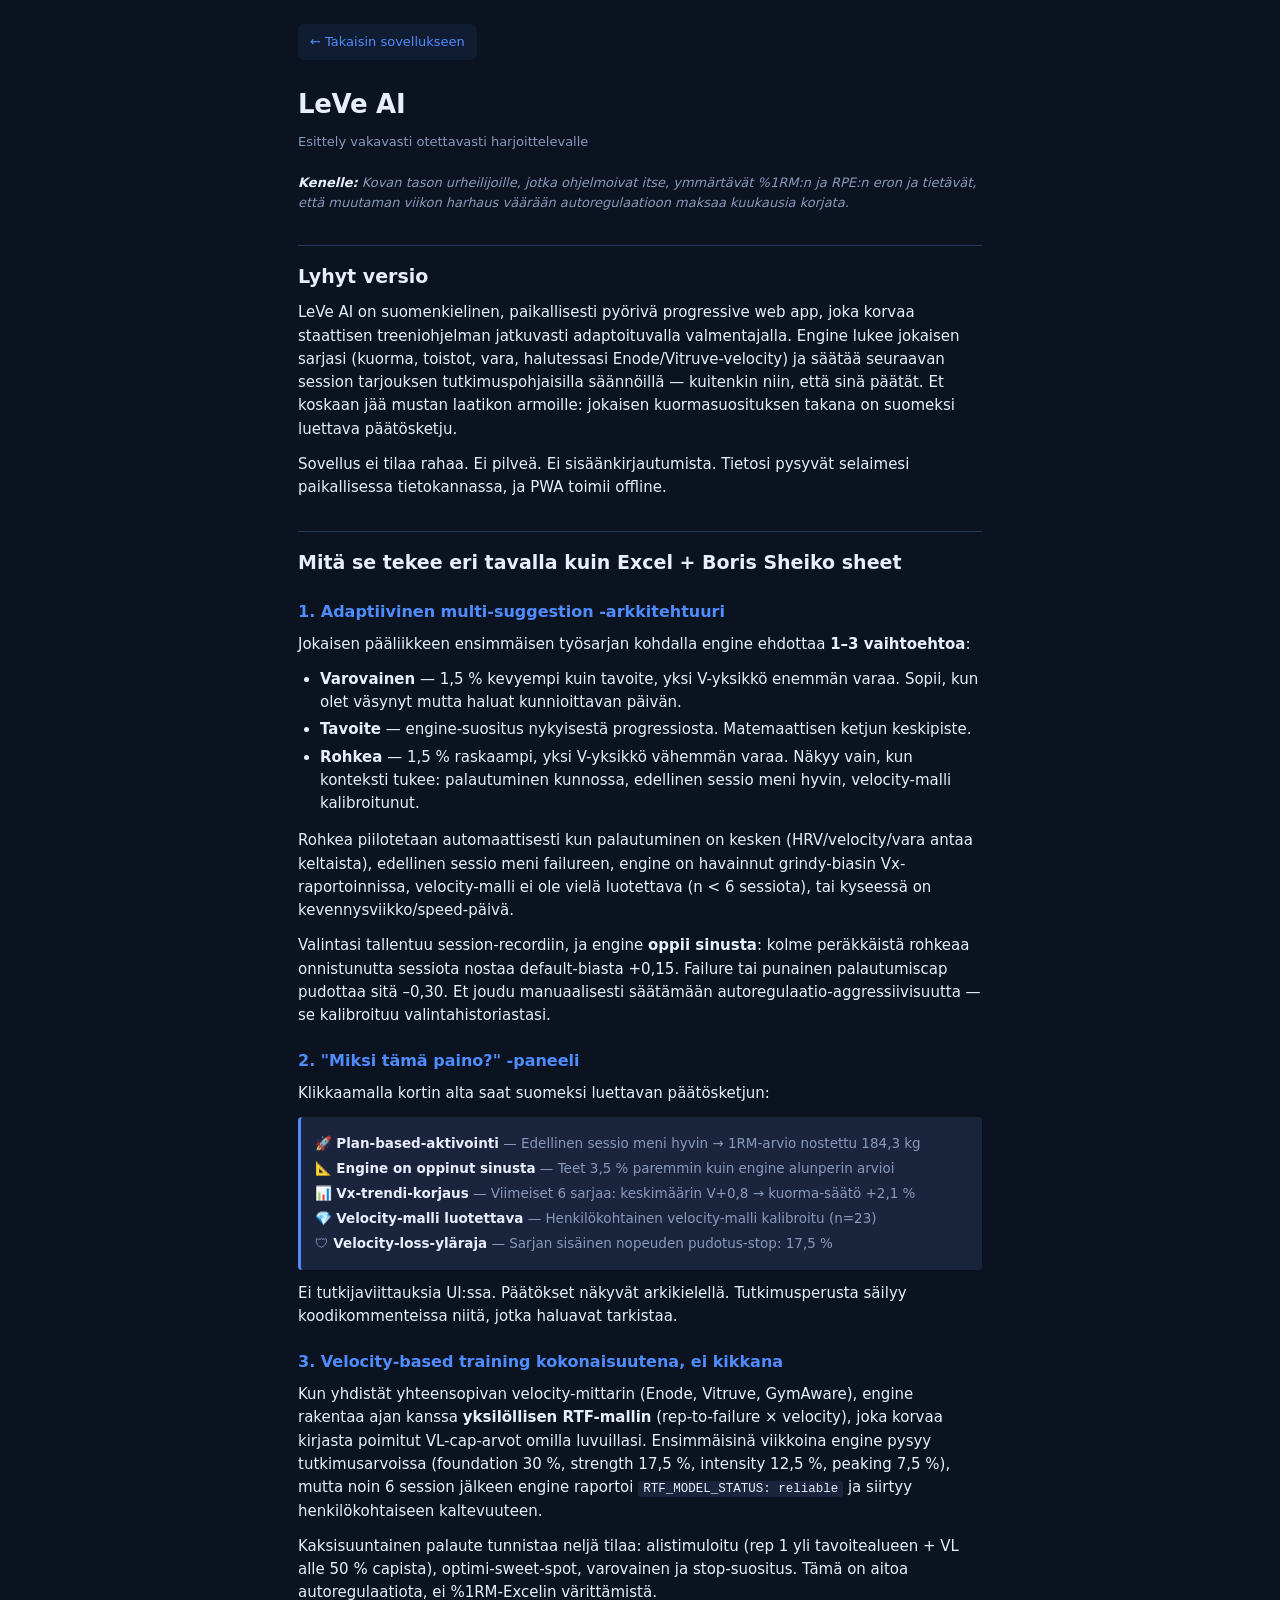
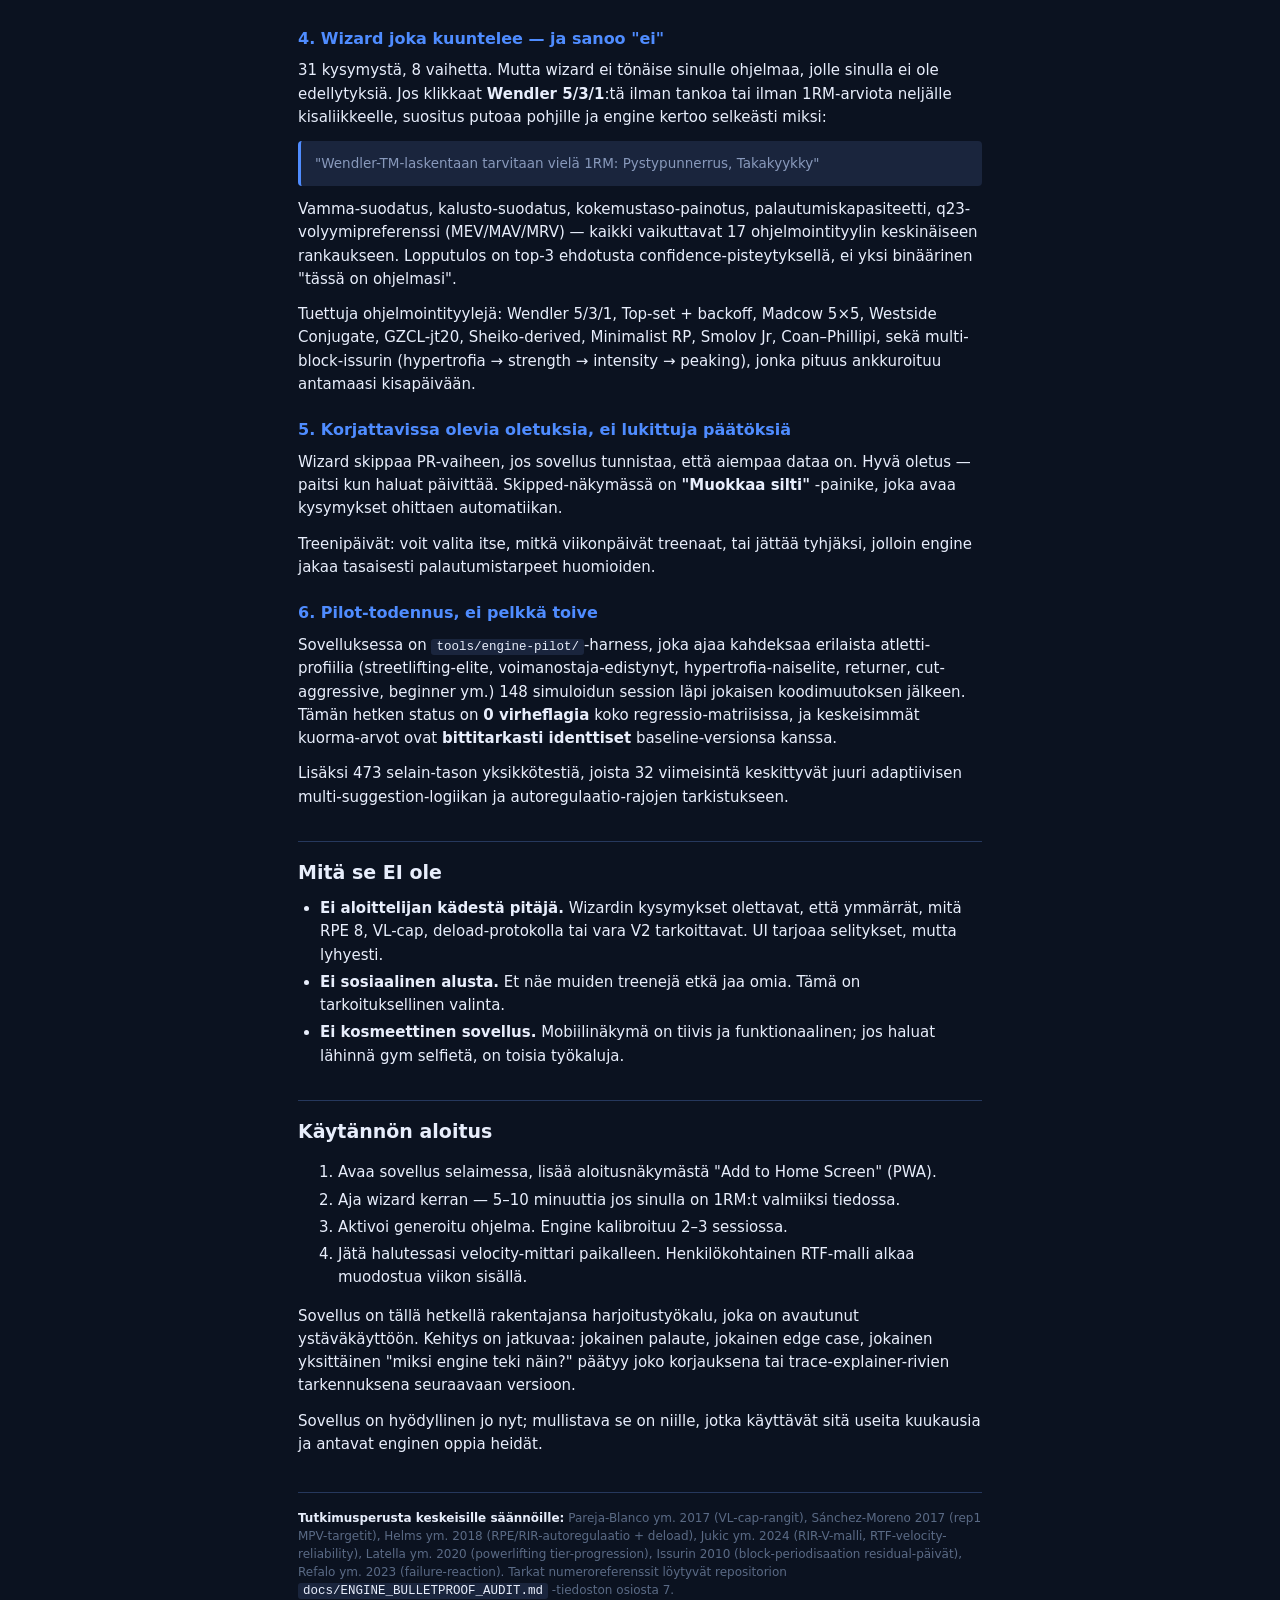
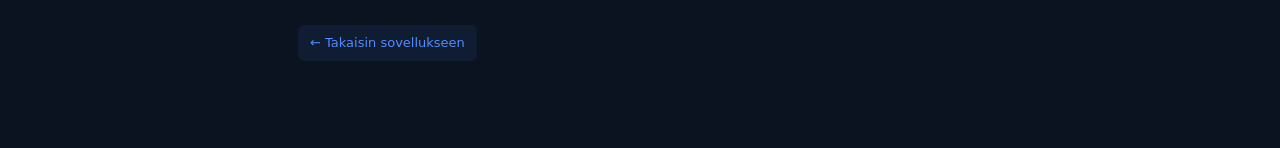
<file: esittely.html>
<!DOCTYPE html>
<html lang="fi">
<head>
<meta charset="UTF-8">
<meta name="viewport" content="width=device-width, initial-scale=1, viewport-fit=cover">
<meta name="theme-color" content="#0b1220">
<title>LeVe AI — esittely</title>
<style>
  :root {
    --bg: #0b1220;
    --card: #131c30;
    --card2: #1a253d;
    --text: #e8eefc;
    --muted: #8899bb;
    --dim: #5a6a85;
    --acc: #4f8cff;
    --ok: #22c55e;
    --border: #26385d;
  }
  * { box-sizing: border-box; }
  body {
    margin: 0;
    background: var(--bg);
    color: var(--text);
    font-family: -apple-system, BlinkMacSystemFont, "Segoe UI", system-ui, sans-serif;
    font-size: 15px;
    line-height: 1.55;
  }
  .container {
    max-width: 720px;
    margin: 0 auto;
    padding: 24px 18px 60px;
  }
  .nav-back {
    display: inline-block;
    color: var(--acc);
    text-decoration: none;
    font-size: 13px;
    margin-bottom: 16px;
    padding: 8px 12px;
    border-radius: 6px;
    background: rgba(79, 140, 255, 0.08);
  }
  .nav-back:hover { background: rgba(79, 140, 255, 0.15); }
  h1 {
    font-size: 26px;
    margin: 8px 0 6px;
    letter-spacing: -0.3px;
  }
  .subtitle {
    color: var(--muted);
    font-size: 13px;
    margin-bottom: 24px;
  }
  h2 {
    font-size: 19px;
    margin: 32px 0 10px;
    padding-top: 16px;
    border-top: 1px solid var(--border);
  }
  h3 {
    font-size: 16px;
    margin: 22px 0 6px;
    color: var(--acc);
  }
  p { margin: 8px 0 12px; }
  ul { margin: 8px 0 14px; padding-left: 22px; }
  li { margin: 4px 0; }
  strong { color: var(--text); font-weight: 600; }
  blockquote {
    margin: 12px 0;
    padding: 12px 14px;
    background: var(--card2);
    border-left: 3px solid var(--acc);
    border-radius: 4px;
    font-size: 13.5px;
    color: var(--muted);
  }
  blockquote p { margin: 4px 0; }
  blockquote strong { color: var(--text); }
  code {
    font-family: ui-monospace, SFMono-Regular, monospace;
    font-size: 12.5px;
    background: var(--card2);
    color: var(--text);
    padding: 1px 5px;
    border-radius: 3px;
  }
  .kicker {
    color: var(--muted);
    font-size: 13px;
    margin: -4px 0 18px;
    font-style: italic;
  }
  .footer {
    margin-top: 36px;
    padding-top: 16px;
    border-top: 1px solid var(--border);
    color: var(--dim);
    font-size: 12px;
    line-height: 1.5;
  }
  @media (max-width: 480px) {
    h1 { font-size: 22px; }
    h2 { font-size: 17px; }
    h3 { font-size: 15px; }
    body { font-size: 14px; }
  }
</style>
</head>
<body>
<div class="container">
<a href="./" class="nav-back">← Takaisin sovellukseen</a>

<h1>LeVe AI</h1>
<p class="subtitle">Esittely vakavasti otettavasti harjoittelevalle</p>

<p class="kicker"><strong>Kenelle:</strong> Kovan tason urheilijoille, jotka ohjelmoivat itse, ymmärtävät %1RM:n ja RPE:n eron ja tietävät, että muutaman viikon harhaus väärään autoregulaatioon maksaa kuukausia korjata.</p>

<h2>Lyhyt versio</h2>
<p>LeVe AI on suomenkielinen, paikallisesti pyörivä progressive web app, joka korvaa staattisen treeniohjelman jatkuvasti adaptoituvalla valmentajalla. Engine lukee jokaisen sarjasi (kuorma, toistot, vara, halutessasi Enode/Vitruve-velocity) ja säätää seuraavan session tarjouksen tutkimuspohjaisilla säännöillä — kuitenkin niin, että sinä päätät. Et koskaan jää mustan laatikon armoille: jokaisen kuormasuosituksen takana on suomeksi luettava päätösketju.</p>
<p>Sovellus ei tilaa rahaa. Ei pilveä. Ei sisäänkirjautumista. Tietosi pysyvät selaimesi paikallisessa tietokannassa, ja PWA toimii offline.</p>

<h2>Mitä se tekee eri tavalla kuin Excel + Boris Sheiko sheet</h2>

<h3>1. Adaptiivinen multi-suggestion -arkkitehtuuri</h3>
<p>Jokaisen pääliikkeen ensimmäisen työsarjan kohdalla engine ehdottaa <strong>1–3 vaihtoehtoa</strong>:</p>
<ul>
  <li><strong>Varovainen</strong> — 1,5 % kevyempi kuin tavoite, yksi V-yksikkö enemmän varaa. Sopii, kun olet väsynyt mutta haluat kunnioittavan päivän.</li>
  <li><strong>Tavoite</strong> — engine-suositus nykyisestä progressiosta. Matemaattisen ketjun keskipiste.</li>
  <li><strong>Rohkea</strong> — 1,5 % raskaampi, yksi V-yksikkö vähemmän varaa. Näkyy vain, kun konteksti tukee: palautuminen kunnossa, edellinen sessio meni hyvin, velocity-malli kalibroitunut.</li>
</ul>
<p>Rohkea piilotetaan automaattisesti kun palautuminen on kesken (HRV/velocity/vara antaa keltaista), edellinen sessio meni failureen, engine on havainnut grindy-biasin Vx-raportoinnissa, velocity-malli ei ole vielä luotettava (n &lt; 6 sessiota), tai kyseessä on kevennysviikko/speed-päivä.</p>
<p>Valintasi tallentuu session-recordiin, ja engine <strong>oppii sinusta</strong>: kolme peräkkäistä rohkeaa onnistunutta sessiota nostaa default-biasta +0,15. Failure tai punainen palautumiscap pudottaa sitä –0,30. Et joudu manuaalisesti säätämään autoregulaatio-aggressiivisuutta — se kalibroituu valintahistoriastasi.</p>

<h3>2. "Miksi tämä paino?" -paneeli</h3>
<p>Klikkaamalla kortin alta saat suomeksi luettavan päätösketjun:</p>
<blockquote>
  <p>🚀 <strong>Plan-based-aktivointi</strong> — Edellinen sessio meni hyvin → 1RM-arvio nostettu 184,3 kg</p>
  <p>📐 <strong>Engine on oppinut sinusta</strong> — Teet 3,5 % paremmin kuin engine alunperin arvioi</p>
  <p>📊 <strong>Vx-trendi-korjaus</strong> — Viimeiset 6 sarjaa: keskimäärin V+0,8 → kuorma-säätö +2,1 %</p>
  <p>💎 <strong>Velocity-malli luotettava</strong> — Henkilökohtainen velocity-malli kalibroitu (n=23)</p>
  <p>🛡 <strong>Velocity-loss-yläraja</strong> — Sarjan sisäinen nopeuden pudotus-stop: 17,5 %</p>
</blockquote>
<p>Ei tutkijaviittauksia UI:ssa. Päätökset näkyvät arkikielellä. Tutkimusperusta säilyy koodikommenteissa niitä, jotka haluavat tarkistaa.</p>

<h3>3. Velocity-based training kokonaisuutena, ei kikkana</h3>
<p>Kun yhdistät yhteensopivan velocity-mittarin (Enode, Vitruve, GymAware), engine rakentaa ajan kanssa <strong>yksilöllisen RTF-mallin</strong> (rep-to-failure × velocity), joka korvaa kirjasta poimitut VL-cap-arvot omilla luvuillasi. Ensimmäisinä viikkoina engine pysyy tutkimusarvoissa (foundation 30 %, strength 17,5 %, intensity 12,5 %, peaking 7,5 %), mutta noin 6 session jälkeen engine raportoi <code>RTF_MODEL_STATUS: reliable</code> ja siirtyy henkilökohtaiseen kaltevuuteen.</p>
<p>Kaksisuuntainen palaute tunnistaa neljä tilaa: alistimuloitu (rep 1 yli tavoitealueen + VL alle 50 % capista), optimi-sweet-spot, varovainen ja stop-suositus. Tämä on aitoa autoregulaatiota, ei %1RM-Excelin värittämistä.</p>

<h3>4. Wizard joka kuuntelee — ja sanoo "ei"</h3>
<p>31 kysymystä, 8 vaihetta. Mutta wizard ei tönäise sinulle ohjelmaa, jolle sinulla ei ole edellytyksiä. Jos klikkaat <strong>Wendler 5/3/1</strong>:tä ilman tankoa tai ilman 1RM-arviota neljälle kisaliikkeelle, suositus putoaa pohjille ja engine kertoo selkeästi miksi:</p>
<blockquote>"Wendler-TM-laskentaan tarvitaan vielä 1RM: Pystypunnerrus, Takakyykky"</blockquote>
<p>Vamma-suodatus, kalusto-suodatus, kokemustaso-painotus, palautumiskapasiteetti, q23-volyymipreferenssi (MEV/MAV/MRV) — kaikki vaikuttavat 17 ohjelmointityylin keskinäiseen rankaukseen. Lopputulos on top-3 ehdotusta confidence-pisteytyksellä, ei yksi binäärinen "tässä on ohjelmasi".</p>
<p>Tuettuja ohjelmointityylejä: Wendler 5/3/1, Top-set + backoff, Madcow 5×5, Westside Conjugate, GZCL-jt20, Sheiko-derived, Minimalist RP, Smolov Jr, Coan–Phillipi, sekä multi-block-issurin (hypertrofia → strength → intensity → peaking), jonka pituus ankkuroituu antamaasi kisapäivään.</p>

<h3>5. Korjattavissa olevia oletuksia, ei lukittuja päätöksiä</h3>
<p>Wizard skippaa PR-vaiheen, jos sovellus tunnistaa, että aiempaa dataa on. Hyvä oletus — paitsi kun haluat päivittää. Skipped-näkymässä on <strong>"Muokkaa silti"</strong> -painike, joka avaa kysymykset ohittaen automatiikan.</p>
<p>Treenipäivät: voit valita itse, mitkä viikonpäivät treenaat, tai jättää tyhjäksi, jolloin engine jakaa tasaisesti palautumistarpeet huomioiden.</p>

<h3>6. Pilot-todennus, ei pelkkä toive</h3>
<p>Sovelluksessa on <code>tools/engine-pilot/</code>-harness, joka ajaa kahdeksaa erilaista atletti-profiilia (streetlifting-elite, voimanostaja-edistynyt, hypertrofia-naiselite, returner, cut-aggressive, beginner ym.) 148 simuloidun session läpi jokaisen koodimuutoksen jälkeen. Tämän hetken status on <strong>0 virheflagia</strong> koko regressio-matriisissa, ja keskeisimmät kuorma-arvot ovat <strong>bittitarkasti identtiset</strong> baseline-versionsa kanssa.</p>
<p>Lisäksi 473 selain-tason yksikkötestiä, joista 32 viimeisintä keskittyvät juuri adaptiivisen multi-suggestion-logiikan ja autoregulaatio-rajojen tarkistukseen.</p>

<h2>Mitä se EI ole</h2>
<ul>
  <li><strong>Ei aloittelijan kädestä pitäjä.</strong> Wizardin kysymykset olettavat, että ymmärrät, mitä RPE 8, VL-cap, deload-protokolla tai vara V2 tarkoittavat. UI tarjoaa selitykset, mutta lyhyesti.</li>
  <li><strong>Ei sosiaalinen alusta.</strong> Et näe muiden treenejä etkä jaa omia. Tämä on tarkoituksellinen valinta.</li>
  <li><strong>Ei kosmeettinen sovellus.</strong> Mobiilinäkymä on tiivis ja funktionaalinen; jos haluat lähinnä gym selfietä, on toisia työkaluja.</li>
</ul>

<h2>Käytännön aloitus</h2>
<ol>
  <li>Avaa sovellus selaimessa, lisää aloitusnäkymästä "Add to Home Screen" (PWA).</li>
  <li>Aja wizard kerran — 5–10 minuuttia jos sinulla on 1RM:t valmiiksi tiedossa.</li>
  <li>Aktivoi generoitu ohjelma. Engine kalibroituu 2–3 sessiossa.</li>
  <li>Jätä halutessasi velocity-mittari paikalleen. Henkilökohtainen RTF-malli alkaa muodostua viikon sisällä.</li>
</ol>
<p>Sovellus on tällä hetkellä rakentajansa harjoitustyökalu, joka on avautunut ystäväkäyttöön. Kehitys on jatkuvaa: jokainen palaute, jokainen edge case, jokainen yksittäinen "miksi engine teki näin?" päätyy joko korjauksena tai trace-explainer-rivien tarkennuksena seuraavaan versioon.</p>
<p>Sovellus on hyödyllinen jo nyt; mullistava se on niille, jotka käyttävät sitä useita kuukausia ja antavat enginen oppia heidät.</p>

<div class="footer">
  <strong>Tutkimusperusta keskeisille säännöille:</strong> Pareja-Blanco ym. 2017 (VL-cap-rangit), Sánchez-Moreno 2017 (rep1 MPV-targetit), Helms ym. 2018 (RPE/RIR-autoregulaatio + deload), Jukic ym. 2024 (RIR-V-malli, RTF-velocity-reliability), Latella ym. 2020 (powerlifting tier-progression), Issurin 2010 (block-periodisaation residual-päivät), Refalo ym. 2023 (failure-reaction). Tarkat numeroreferenssit löytyvät repositorion <code>docs/ENGINE_BULLETPROOF_AUDIT.md</code> -tiedoston osiosta 7.
</div>

<p style="margin-top:24px"><a href="./" class="nav-back">← Takaisin sovellukseen</a></p>
</div>
</body>
</html>
</file>
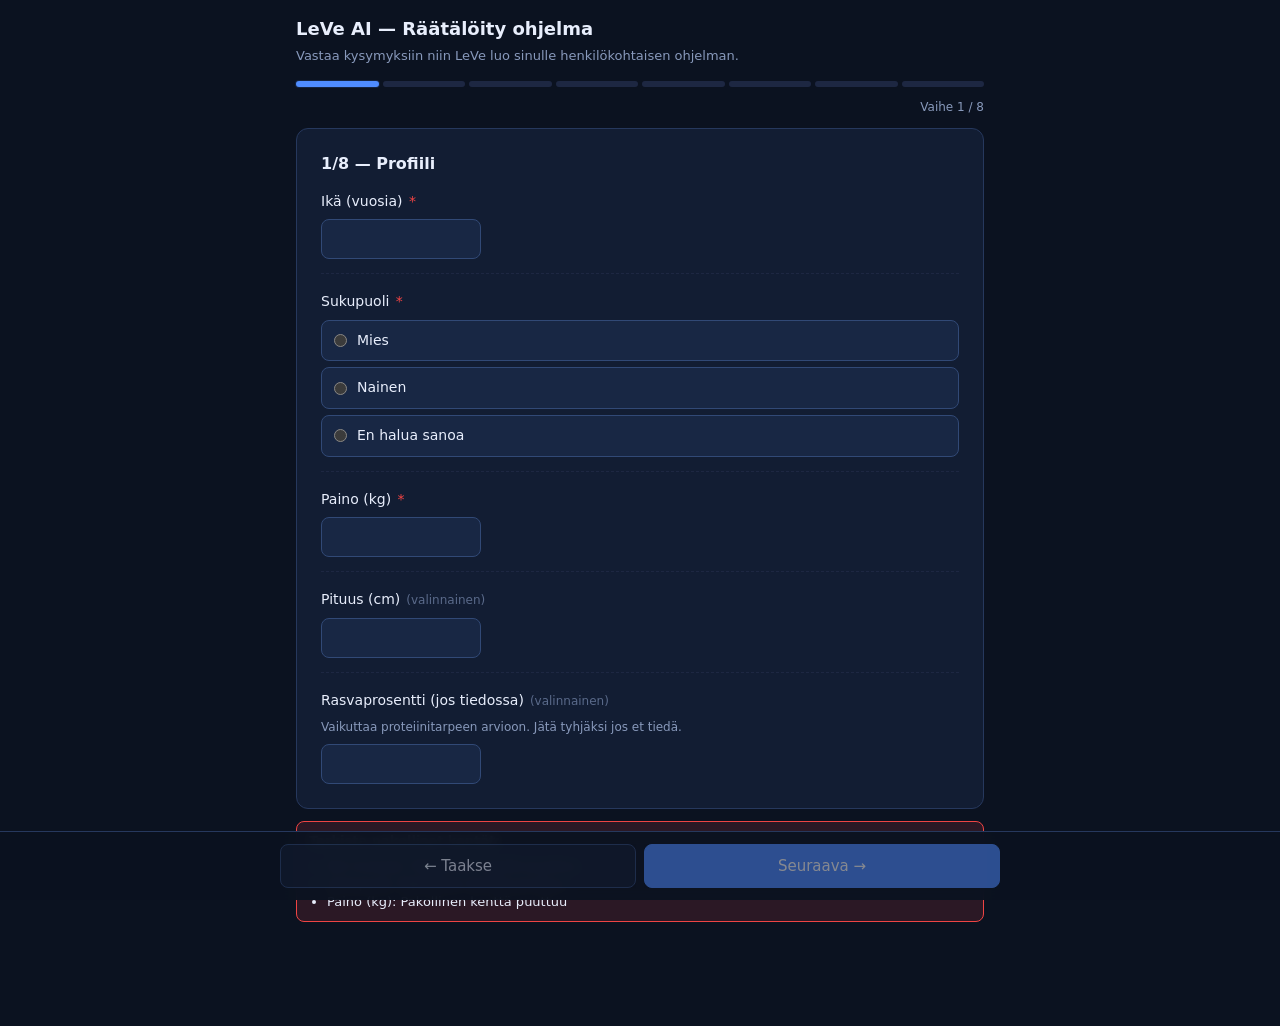
<file: wizard/wizard.html>
<!doctype html>
<html lang="fi">
<head>
  <meta charset="utf-8" />
  <meta name="viewport" content="width=device-width, initial-scale=1, viewport-fit=cover" />
  <meta name="theme-color" content="#0b1220" />
  <meta name="color-scheme" content="dark" />
  <title>LeVe AI — Räätälöity ohjelma</title>
  <link rel="stylesheet" href="./wizard-styles.css" />
</head>
<body>
  <div id="wizard-root" class="wiz-root" aria-live="polite">
    <!-- WizardController.init() renderöi sisällön tähän.
         Sisällön rakenne on määritelty wizard-core.js:n renderStep / renderProgressBar
         / renderNav -funktioissa. Mitään staattista sisältöä ei jätetä tänne, koska
         koko tila kuvataan WizardState:ssä ja renderöidään uudelleen jokaiseen
         vaiheenvaihtoon. -->
    <div class="wiz-loading">Ladataan…</div>
  </div>

  <script type="module">
    // Staattiset ES-importit — yksi moduuli-instanssi per tiedosto, mikä on
    // välttämätöntä jotta wizard-data.js:n module-level `_wizardDb` jaetaan
    // wizard-core.js:n kanssa. Dynaaminen cache-busterilla varustettu import
    // loi kaksi rinnakkaista wizard-data.js-instanssia (yksi versioidulla
    // URL:lla wizard.html:stä, toinen suhteellisella wizard-core.js:stä) —
    // tällöin save-operaatiot epäonnistuivat hiljaisesti _wizardDb=null:n takia.
    //
    // Kehityksessä cache-bypassi tehdään DevTools > Application > Clear Storage
    // -kautta tai unregistroimalla pää-sovelluksen SW (joka on ainoa cache jolla
    // wizard-tiedostot voivat säilyä).
    import * as schemaM from "./wizard-schema.js";
    import * as dataM from "./wizard-data.js";
    import * as coreM from "./wizard-core.js";
    // 1D: liikepankki + pää-app-tilan tunnistus
    import * as bankM from "./wizard-movement-bank.js";
    const { WIZARD_SCHEMA_VERSION } = schemaM;
    const { initWizardDB } = dataM;
    const { WizardController } = coreM;

    // SW-rekisteröinti on tietoisesti POIS Track B Vaihe 1B:stä.
    // Syy: pää-sw.js voi cachettaa wizard-alikansion tiedostoja epäjohdonmukaisesti
    // aktiivisen kehityksen aikana — pidämme SW-rekisteröinnin pois kunnes Vaihe 2
    // integroi wizardin pää-UI:hin ja oma SW-cache-strategia on määritelty.
    // 1A:n registerWizardSW() jää dormantiksi koukkuna tulevaa käyttöä varten.

    async function boot() {
      const root = document.getElementById("wizard-root");
      try {
        const db = await initWizardDB();
        if (!db) {
          root.innerHTML =
            '<div class="wiz-fatal">IndexedDB ei käytössä — wizard tarvitsee selaintallennuksen.</div>';
          return;
        }
        const controller = new WizardController({ container: root });
        await controller.init();
        // Diagnostiikkaa kehitysvaiheeseen: tämä on tarkoituksellisesti pelkkä log,
        // ei käyttäjälle näkyvä — wiz-versio + schema-versio konsoliin.
        console.log(`[wizard] valmis. schema=${WIZARD_SCHEMA_VERSION}, ui=Track-B-1D`);
        // Avaa selfTest selaimen konsolista: window.__wizardSelfTest()
        window.__wizardSelfTest = controller.runSelfTest.bind(controller);
        // Diagnostiikka: koko controller-instanssi + data-API + bank-API window:iin
        // jotta selfTest ja kehittäjäkonsoli näkevät reaaliaikaisen tilan.
        window.__wizard = { controller, dataApi: dataM, schema: schemaM, core: coreM, bank: bankM };
      } catch (e) {
        console.error("[wizard] boot failed:", e);
        root.innerHTML =
          `<div class="wiz-fatal">Käynnistys epäonnistui: ${String(e && e.message || e)}</div>`;
      }
    }

    if (document.readyState === "loading") {
      document.addEventListener("DOMContentLoaded", boot, { once: true });
    } else {
      boot();
    }
  </script>
</body>
</html>
</file>
<file: wizard/wizard-styles.css>
/* wizard-styles.css — Wizard 3.2 UI core (Track B Vaihe 1B + 1C)
 * LeVe AI v4.37+ — mobile-first, matchaa pää-sovelluksen tumman teeman
 *
 * 1C laajentaa: composite (sisäkkäiset kentät), injury-list / string-list
 * (dynaamiset rivit), boolean-radio (Kyllä/Ei), text/textarea-inputit,
 * smart-default-vihje, lisää/poista-painikkeet.
 *
 * Värimuuttujat kopioidaan index.html:stä jotta wizard toimii itsenäisenä
 * sivuna (ei riipu pää-sovelluksen CSS:stä). Pidetään samat tokenit, jotta
 * Vaihe 2:n pää-UI-integraatio sulauttaa wizardin saumattomasti pää-appiin.
 */

:root {
  --bg: #0b1220;
  --card: #121d33;
  --card2: #182744;
  --border: #26385d;
  --border2: #314976;
  --border-soft: #1d2742;
  --txt: #e8eefc;
  --muted: #8899bb;
  --dim: #5a6a8a;
  --acc: #4f8cff;
  --acc2: #3a6fd8;
  --acc-soft: rgba(79, 140, 255, 0.14);
  --ok: #22c55e;
  --ok-soft: rgba(34, 197, 94, 0.14);
  --warn: #f59e0b;
  --warn-soft: rgba(245, 158, 11, 0.14);
  --bad: #ef4444;
  --bad-soft: rgba(239, 68, 68, 0.14);
  --radius: 12px;
  --radius-sm: 8px;
  --font-stack: -apple-system, BlinkMacSystemFont, "Segoe UI", system-ui, Roboto, sans-serif;
}

* { box-sizing: border-box; }

html, body {
  margin: 0;
  padding: 0;
  background: var(--bg);
  color: var(--txt);
  font-family: var(--font-stack);
  font-size: 16px;
  line-height: 1.4;
  -webkit-font-smoothing: antialiased;
}

body {
  min-height: 100vh;
  /* Reservoi pohjasta nav-palkin verran (sticky alaosa mobiilissa) */
  padding-bottom: 88px;
}

/* ── Juurikontti ───────────────────────────────────────────────────── */

.wiz-root {
  max-width: 720px;
  margin: 0 auto;
  padding: 16px;
}

.wiz-loading,
.wiz-fatal {
  padding: 24px;
  border-radius: var(--radius);
  background: var(--card);
  border: 1px solid var(--border);
  margin-top: 24px;
  text-align: center;
  color: var(--muted);
}
.wiz-fatal {
  border-color: var(--bad);
  background: var(--bad-soft);
  color: var(--txt);
}

/* ── Yläosa: title + progress ─────────────────────────────────────── */

.wiz-header {
  margin-bottom: 16px;
}
.wiz-header h1 {
  font-size: 18px;
  font-weight: 600;
  margin: 0 0 6px 0;
  color: var(--txt);
}
.wiz-header .wiz-subtitle {
  font-size: 13px;
  color: var(--muted);
  margin: 0;
}

.wiz-progress {
  display: flex;
  gap: 4px;
  margin: 12px 0 20px 0;
  padding: 0;
  list-style: none;
}
.wiz-progress-seg {
  flex: 1;
  height: 6px;
  border-radius: 3px;
  background: var(--border-soft);
  transition: background-color 0.2s ease;
}
.wiz-progress-seg.is-done {
  background: var(--acc);
}
.wiz-progress-seg.is-current {
  background: var(--acc);
  box-shadow: 0 0 0 1px var(--acc-soft);
}

.wiz-progress-label {
  font-size: 12px;
  color: var(--muted);
  text-align: right;
  margin-top: -8px;
  margin-bottom: 12px;
}

/* ── Vaihe-kortti ─────────────────────────────────────────────────── */

.wiz-step {
  background: var(--card);
  border: 1px solid var(--border);
  border-radius: var(--radius);
  padding: 18px;
}
.wiz-step h2 {
  font-size: 16px;
  font-weight: 600;
  margin: 0 0 16px 0;
  color: var(--txt);
}

/* ── Kysymys-rivit ────────────────────────────────────────────────── */

.wiz-question {
  margin-bottom: 18px;
  padding-bottom: 14px;
  border-bottom: 1px dashed var(--border-soft);
}
.wiz-question:last-child {
  border-bottom: none;
  padding-bottom: 0;
  margin-bottom: 0;
}

.wiz-question-label {
  display: block;
  font-size: 14px;
  font-weight: 500;
  margin-bottom: 8px;
  color: var(--txt);
}
.wiz-question-label .wiz-required {
  color: var(--bad);
  margin-left: 2px;
}
.wiz-question-label .wiz-optional {
  color: var(--dim);
  font-weight: 400;
  font-size: 12px;
  margin-left: 6px;
}

.wiz-helper {
  font-size: 12px;
  color: var(--muted);
  margin-bottom: 8px;
  line-height: 1.5;
}

/* ── Input: number ────────────────────────────────────────────────── */

.wiz-input--number {
  width: 100%;
  max-width: 160px;
  padding: 10px 12px;
  font-size: 16px;
  color: var(--txt);
  background: var(--card2);
  border: 1px solid var(--border2);
  border-radius: var(--radius-sm);
  outline: none;
  transition: border-color 0.15s ease;
}
.wiz-input--number:focus {
  border-color: var(--acc);
  box-shadow: 0 0 0 2px var(--acc-soft);
}
.wiz-input--number.has-error {
  border-color: var(--bad);
}

/* ── Input: radio ─────────────────────────────────────────────────── */

.wiz-radio-group {
  display: flex;
  flex-direction: column;
  gap: 6px;
}
.wiz-radio-option {
  display: flex;
  align-items: center;
  gap: 10px;
  padding: 10px 12px;
  background: var(--card2);
  border: 1px solid var(--border2);
  border-radius: var(--radius-sm);
  cursor: pointer;
  transition: border-color 0.15s ease, background-color 0.15s ease;
}
.wiz-radio-option:hover {
  border-color: var(--acc);
}
.wiz-radio-option.is-selected {
  border-color: var(--acc);
  background: var(--acc-soft);
}
.wiz-radio-option input[type="radio"] {
  margin: 0;
  accent-color: var(--acc);
}
.wiz-radio-option .wiz-radio-label {
  flex: 1;
  font-size: 14px;
  color: var(--txt);
}

/* ── Input: checkboxes ────────────────────────────────────────────── */

.wiz-checkbox-group {
  display: flex;
  flex-direction: column;
  gap: 6px;
}
.wiz-checkbox-option {
  display: flex;
  align-items: center;
  gap: 10px;
  padding: 10px 12px;
  background: var(--card2);
  border: 1px solid var(--border2);
  border-radius: var(--radius-sm);
  cursor: pointer;
  transition: border-color 0.15s ease, background-color 0.15s ease;
}
.wiz-checkbox-option:hover {
  border-color: var(--acc);
}
.wiz-checkbox-option.is-selected {
  border-color: var(--acc);
  background: var(--acc-soft);
}
.wiz-checkbox-option input[type="checkbox"] {
  margin: 0;
  accent-color: var(--acc);
}
.wiz-checkbox-option .wiz-checkbox-label {
  flex: 1;
  font-size: 14px;
  color: var(--txt);
}

/* ── Input: text + textarea (Vaihe 1C) ────────────────────────────── */

.wiz-input--text {
  width: 100%;
  padding: 10px 12px;
  font-size: 15px;
  color: var(--txt);
  background: var(--card2);
  border: 1px solid var(--border2);
  border-radius: var(--radius-sm);
  outline: none;
  transition: border-color 0.15s ease;
  font-family: var(--font-stack);
}
.wiz-input--text:focus {
  border-color: var(--acc);
  box-shadow: 0 0 0 2px var(--acc-soft);
}

.wiz-input--textarea {
  width: 100%;
  padding: 10px 12px;
  font-size: 14px;
  color: var(--txt);
  background: var(--card2);
  border: 1px solid var(--border2);
  border-radius: var(--radius-sm);
  outline: none;
  transition: border-color 0.15s ease;
  font-family: var(--font-stack);
  resize: vertical;
  min-height: 44px;
}
.wiz-input--textarea:focus {
  border-color: var(--acc);
  box-shadow: 0 0 0 2px var(--acc-soft);
}

/* ── Composite-komponentti (Vaihe 1C) ─────────────────────────────── */

.wiz-composite {
  display: flex;
  flex-direction: column;
  gap: 12px;
}
.wiz-composite-row {
  display: flex;
  flex-direction: column;
  gap: 6px;
}
.wiz-composite-label {
  font-size: 13px;
  color: var(--muted);
  font-weight: 500;
}
.wiz-composite-input {
  max-width: 200px;
}
.wiz-composite-error {
  font-size: 12px;
  color: var(--bad);
  padding: 4px 0 0 0;
}

/* ── Boolean-radio (Kyllä/Ei) Vaihe 1C ────────────────────────────── */

.wiz-bool-group {
  display: flex;
  gap: 6px;
}
.wiz-bool-option {
  flex: 0 0 auto;
  display: flex;
  align-items: center;
  gap: 8px;
  padding: 8px 14px;
  background: var(--card2);
  border: 1px solid var(--border2);
  border-radius: var(--radius-sm);
  cursor: pointer;
  transition: border-color 0.15s ease, background-color 0.15s ease;
}
.wiz-bool-option:hover {
  border-color: var(--acc);
}
.wiz-bool-option.is-selected {
  border-color: var(--acc);
  background: var(--acc-soft);
}
.wiz-bool-option input[type="radio"] {
  margin: 0;
  accent-color: var(--acc);
}
.wiz-bool-label {
  font-size: 14px;
  color: var(--txt);
}

/* ── Lista-komponentit (injury-list, string-list) Vaihe 1C ────────── */

.wiz-injury-list,
.wiz-string-list {
  display: flex;
  flex-direction: column;
  gap: 8px;
}
.wiz-list-empty {
  font-size: 13px;
  color: var(--dim);
  font-style: italic;
  padding: 6px 0;
}
.wiz-list-row {
  display: flex;
  flex-direction: column;
  gap: 8px;
  padding: 12px;
  background: var(--card2);
  border: 1px solid var(--border2);
  border-radius: var(--radius-sm);
}
.wiz-list-row-head {
  display: flex;
  justify-content: space-between;
  align-items: center;
}
.wiz-list-row-head strong {
  font-size: 13px;
  color: var(--txt);
}
.wiz-list-field-label {
  font-size: 12px;
  color: var(--muted);
  margin-top: 4px;
}

/* String-list-rivi: yksinkertaisempi, vain tekstirivi + Poista */
.wiz-string-row {
  flex-direction: row;
  align-items: center;
  gap: 8px;
  padding: 6px 8px;
}
.wiz-string-input {
  flex: 1;
}

.wiz-add-btn {
  align-self: flex-start;
  padding: 8px 14px;
  font-size: 13px;
  font-weight: 500;
  color: var(--acc);
  background: transparent;
  border: 1px dashed var(--acc);
  border-radius: var(--radius-sm);
  cursor: pointer;
  font-family: var(--font-stack);
  transition: background-color 0.15s ease;
}
.wiz-add-btn:hover {
  background: var(--acc-soft);
}

.wiz-remove-btn {
  padding: 4px 10px;
  font-size: 12px;
  color: var(--bad);
  background: transparent;
  border: 1px solid var(--border2);
  border-radius: var(--radius-sm);
  cursor: pointer;
  font-family: var(--font-stack);
  transition: border-color 0.15s ease, background-color 0.15s ease;
}
.wiz-remove-btn:hover {
  border-color: var(--bad);
  background: var(--bad-soft);
}

/* ── Smart-default-vihje (Vaihe 1C) ───────────────────────────────── */

.wiz-smart-default-hint {
  font-size: 11px;
  color: var(--dim);
  font-style: italic;
  margin-top: -4px;
  margin-bottom: 6px;
  padding: 3px 8px;
  background: var(--acc-soft);
  border-left: 2px solid var(--acc);
  border-radius: 3px;
  display: inline-block;
}

/* ── Tuntematon kysymystyyppi (fallback, ei tyypillinen) ──────────── */

.wiz-unknown-type {
  padding: 10px;
  background: var(--bad-soft);
  border: 1px solid var(--bad);
  border-radius: var(--radius-sm);
  font-size: 13px;
  color: var(--txt);
}

/* ── Virheviestit ─────────────────────────────────────────────────── */

.wiz-error {
  margin-top: 6px;
  padding: 6px 10px;
  background: var(--bad-soft);
  border-left: 3px solid var(--bad);
  border-radius: 4px;
  font-size: 12px;
  color: var(--txt);
}

.wiz-step-error-summary {
  margin: 12px 0 0 0;
  padding: 10px 12px;
  background: var(--bad-soft);
  border: 1px solid var(--bad);
  border-radius: var(--radius-sm);
  font-size: 13px;
  color: var(--txt);
}
.wiz-step-error-summary ul {
  margin: 6px 0 0 18px;
  padding: 0;
}

/* ── Navigaatio (sticky alaosa) ───────────────────────────────────── */

.wiz-nav {
  position: fixed;
  left: 0;
  right: 0;
  bottom: 0;
  display: flex;
  gap: 8px;
  padding: 12px 16px;
  background: rgba(11, 18, 32, 0.95);
  border-top: 1px solid var(--border);
  backdrop-filter: blur(6px);
  -webkit-backdrop-filter: blur(6px);
  z-index: 10;
}
.wiz-nav-inner {
  max-width: 720px;
  width: 100%;
  margin: 0 auto;
  display: flex;
  gap: 8px;
}

.wiz-btn {
  flex: 1;
  padding: 12px 16px;
  font-size: 15px;
  font-weight: 500;
  font-family: var(--font-stack);
  background: var(--card);
  color: var(--txt);
  border: 1px solid var(--border2);
  border-radius: var(--radius-sm);
  cursor: pointer;
  transition: background-color 0.15s ease, border-color 0.15s ease;
}
.wiz-btn:hover:not(:disabled) {
  border-color: var(--acc);
}
.wiz-btn:disabled {
  opacity: 0.5;
  cursor: not-allowed;
}
.wiz-btn--primary {
  background: var(--acc);
  border-color: var(--acc);
  color: #fff;
}
.wiz-btn--primary:hover:not(:disabled) {
  background: var(--acc2);
  border-color: var(--acc2);
}

/* ── Valmis-näkymä ────────────────────────────────────────────────── */

.wiz-done {
  text-align: center;
  padding: 32px 16px;
}
.wiz-done h2 {
  font-size: 20px;
  margin: 0 0 12px 0;
  color: var(--ok);
}
.wiz-done p {
  color: var(--muted);
  margin: 8px 0;
  font-size: 14px;
}
.wiz-done-summary {
  margin-top: 16px;
  padding: 12px;
  background: var(--card2);
  border: 1px solid var(--border);
  border-radius: var(--radius-sm);
  text-align: left;
  font-size: 13px;
  color: var(--muted);
}

/* ── 1D: date-komponentti (q27) ──────────────────────────────────── */

.wiz-date-wrap {
  display: flex;
  flex-direction: column;
  gap: 6px;
}
.wiz-input--date {
  width: 100%;
  padding: 12px 14px;
  border: 1px solid var(--border);
  background: var(--card2);
  color: var(--txt);
  border-radius: var(--radius-sm);
  font-family: var(--font-stack);
  font-size: 15px;
  /* Selaimen native date picker — iOS/Android näyttää natiivin valitsimen */
  color-scheme: dark;
}
.wiz-input--date:focus {
  outline: none;
  border-color: var(--acc);
  box-shadow: 0 0 0 2px var(--acc-soft);
}
.wiz-date-error {
  color: var(--bad);
  font-size: 13px;
  padding: 6px 10px;
  background: var(--bad-soft);
  border-radius: var(--radius-sm);
  border-left: 3px solid var(--bad);
}

/* ── 1D: pr-list -komponentti (q26) ──────────────────────────────── */

.wiz-pr-list {
  display: flex;
  flex-direction: column;
  gap: 12px;
}
.wiz-pr-source-info {
  font-size: 12px;
  color: var(--muted);
  padding: 8px 12px;
  background: var(--card2);
  border-radius: var(--radius-sm);
  border-left: 3px solid var(--acc);
}
.wiz-pr-source-fallback {
  border-left-color: var(--warn);
  color: var(--txt);
}
.wiz-pr-row {
  display: flex;
  flex-direction: column;
  gap: 8px;
  padding: 14px;
  background: var(--card2);
  border: 1px solid var(--border);
  border-radius: var(--radius);
}
.wiz-pr-row .wiz-list-row-head {
  display: flex;
  justify-content: space-between;
  align-items: center;
  margin-bottom: 4px;
}
.wiz-pr-row .wiz-list-row-head strong {
  color: var(--acc);
  font-size: 14px;
  font-weight: 600;
}
.wiz-pr-row-error {
  color: var(--warn);
  font-size: 12px;
  padding: 6px 10px;
  background: var(--warn-soft);
  border-radius: var(--radius-sm);
  border-left: 3px solid var(--warn);
  margin-top: 6px;
}
.wiz-pr-row-error[style*="none"] {
  display: none !important;
}

/* Liike-pudotusvalikko (optgroup-ryhmittely) */
.wiz-movement-picker {
  width: 100%;
  padding: 12px 14px;
  border: 1px solid var(--border);
  background: var(--card);
  color: var(--txt);
  border-radius: var(--radius-sm);
  font-family: var(--font-stack);
  font-size: 15px;
  color-scheme: dark;
  /* Mobiilissa native picker kun käyttäjä tap:aa */
  appearance: auto;
}
.wiz-movement-picker:focus {
  outline: none;
  border-color: var(--acc);
  box-shadow: 0 0 0 2px var(--acc-soft);
}
.wiz-movement-picker optgroup {
  font-weight: 600;
  color: var(--muted);
  background: var(--bg);
}

/* loadType-radio (kompaktit napit) */
.wiz-load-type-radio {
  display: flex;
  flex-direction: column;
  gap: 6px;
}
.wiz-load-type-radio .wiz-radio-option {
  font-size: 14px;
  padding: 10px 12px;
}

/* ── 1D: Skipped-vaihe ─────────────────────────────────────────────── */

.wiz-step-skipped {
  padding: 16px 18px;
  background: var(--ok-soft);
  border: 1px solid var(--ok);
  border-radius: var(--radius);
  color: var(--txt);
  font-size: 14px;
  line-height: 1.5;
}

/* ── 1D: Progress-bar skipped-segmentti ─────────────────────────── */

.wiz-progress-seg.is-skipped {
  /* Värimerkkaus kertoo että vaihe on ohitettu mutta ei piilota
     sitä kokonaan — käyttäjä näkee silti vaiherakenteen. */
  background: linear-gradient(90deg, var(--card) 0%, var(--card2) 100%);
  border: 1px dashed var(--dim);
  opacity: 0.5;
}

/* ── Mobiili-säädöt ───────────────────────────────────────────────── */

@media (max-width: 480px) {
  .wiz-root { padding: 12px; }
  .wiz-step { padding: 14px; }
  .wiz-header h1 { font-size: 17px; }
  .wiz-btn { padding: 11px 14px; font-size: 14px; }
  .wiz-pr-row { padding: 12px; }
  .wiz-movement-picker { padding: 11px 12px; font-size: 14px; }
  .wiz-input--date { padding: 11px 12px; font-size: 14px; }
}

/* ── Suuremmat näytöt: kasvattaa kortin paddingia ─────────────────── */

@media (min-width: 720px) {
  .wiz-step { padding: 24px; }
  /* PR-listalla painokenttä ja toistot rinnakkain isolla näytöllä */
  .wiz-pr-row .wiz-input--number {
    max-width: 200px;
  }
}
</file>
